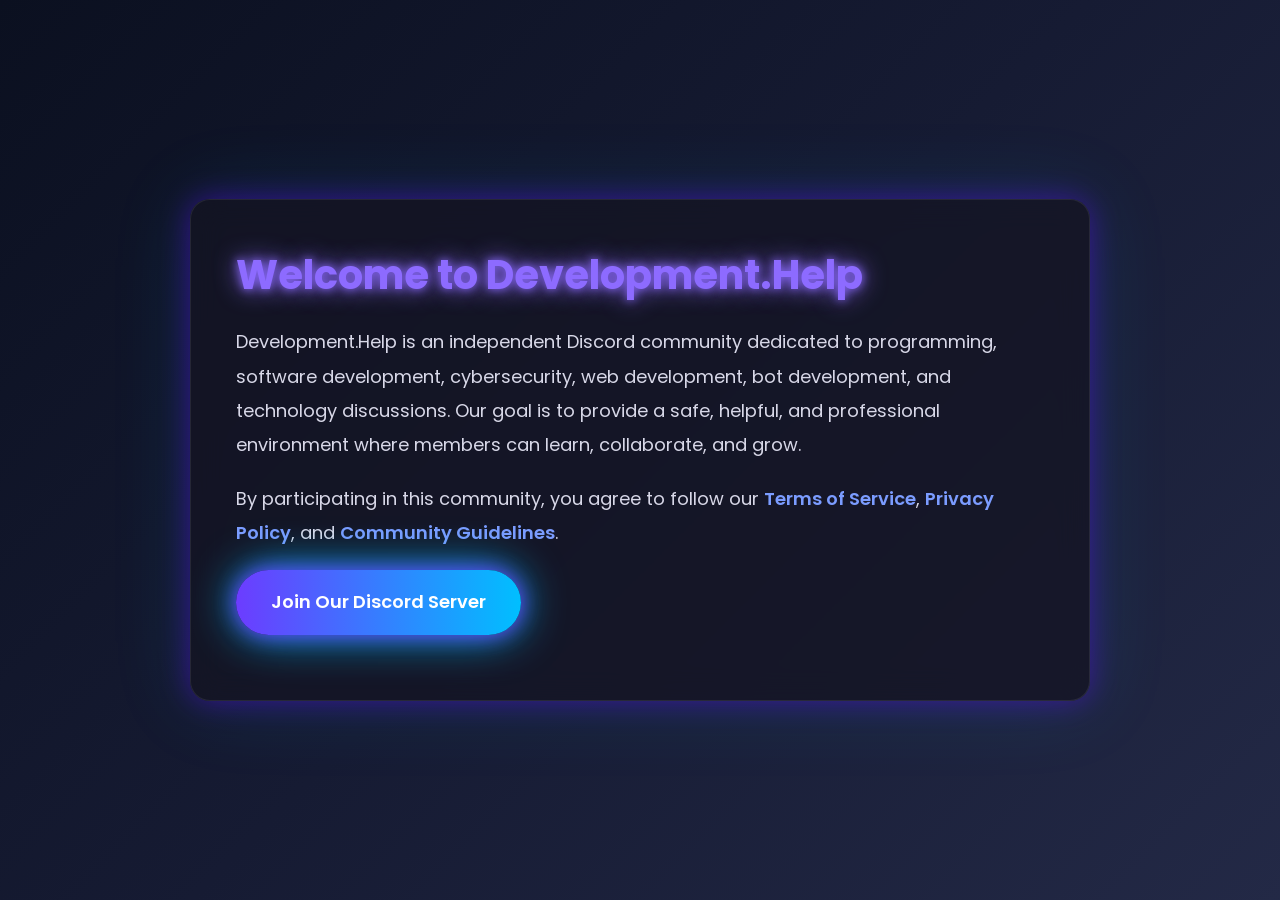
<file: index.html>
<!DOCTYPE html>
<html lang="en">
<head>
    <meta charset="UTF-8">
    <meta name="viewport" content="width=device-width, initial-scale=1.0">
    <title>Development.Help</title>

    <link rel="stylesheet" href="css/style.css">
</head>

<body>

<section>
    <h2>Welcome to Development.Help</h2>

    <p>
        Development.Help is an independent Discord community dedicated to programming,
        software development, cybersecurity, web development, bot development,
        and technology discussions. Our goal is to provide a safe, helpful, and
        professional environment where members can learn, collaborate, and grow.
    </p>

    <p>
        By participating in this community, you agree to follow our
        <a href="terms.html">Terms of Service</a>,

        <a href="privacy.html">Privacy Policy</a>, and
        <a href="community-guidelines.html">Community Guidelines</a>.
    </p>

    <p>
        <a href="https://discord.gg/NBhevhTcZp" target="_blank" rel="noopener noreferrer">
            Join Our Discord Server
        </a>
    </p>
</section>

<script src="js/script.js"></script>

</body>
</html>
</file>
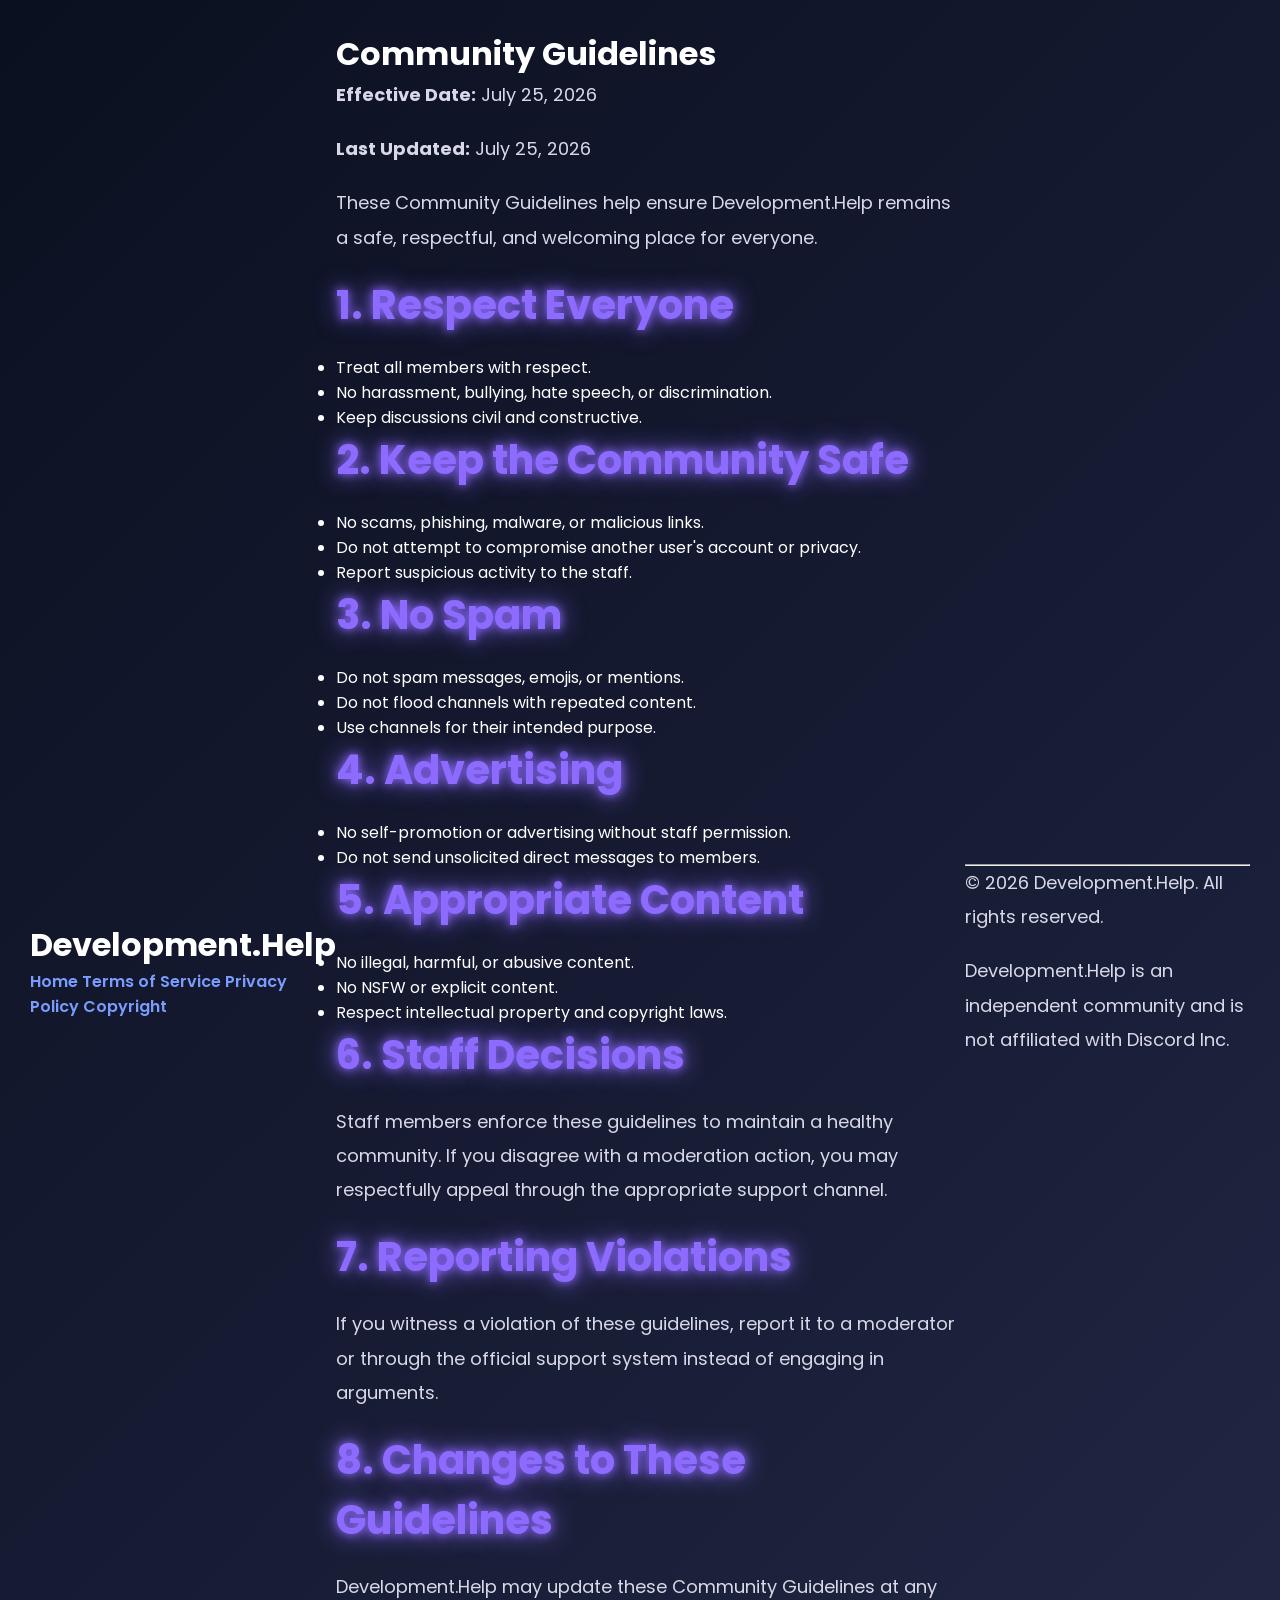
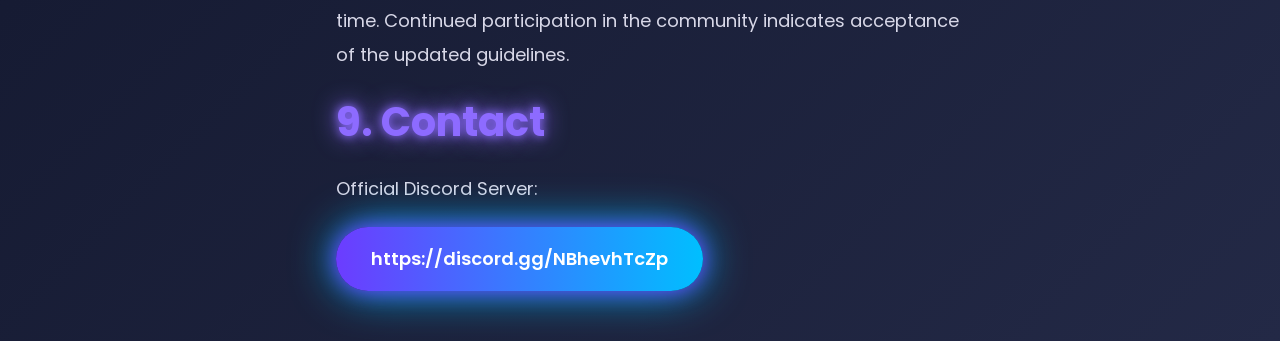
<file: community-guidelines.html>
<!DOCTYPE html>
<html lang="en">
<head>
    <meta charset="UTF-8">
    <meta name="viewport" content="width=device-width, initial-scale=1.0">
    <title>Community Guidelines | Development.Help</title>
    <link rel="stylesheet" href="css/style.css">
</head>
<body>

<header>
    <h1>Development.Help</h1>
    <nav>
        <a href="index.html">Home</a>
        <a href="terms.html">Terms of Service</a>
        <a href="privacy.html">Privacy Policy</a>
        <a href="copyright.html">Copyright</a>
    </nav>
</header>

<main>

<h1>Community Guidelines</h1>

<p><strong>Effective Date:</strong> July 25, 2026</p>
<p><strong>Last Updated:</strong> July 25, 2026</p>

<p>
These Community Guidelines help ensure Development.Help remains a safe, respectful, and welcoming place for everyone.
</p>

<h2>1. Respect Everyone</h2>
<ul>
    <li>Treat all members with respect.</li>
    <li>No harassment, bullying, hate speech, or discrimination.</li>
    <li>Keep discussions civil and constructive.</li>
</ul>

<h2>2. Keep the Community Safe</h2>
<ul>
    <li>No scams, phishing, malware, or malicious links.</li>
    <li>Do not attempt to compromise another user's account or privacy.</li>
    <li>Report suspicious activity to the staff.</li>
</ul>

<h2>3. No Spam</h2>
<ul>
    <li>Do not spam messages, emojis, or mentions.</li>
    <li>Do not flood channels with repeated content.</li>
    <li>Use channels for their intended purpose.</li>
</ul>

<h2>4. Advertising</h2>
<ul>
    <li>No self-promotion or advertising without staff permission.</li>
    <li>Do not send unsolicited direct messages to members.</li>
</ul>

<h2>5. Appropriate Content</h2>
<ul>
    <li>No illegal, harmful, or abusive content.</li>
    <li>No NSFW or explicit content.</li>
    <li>Respect intellectual property and copyright laws.</li>
</ul>

<h2>6. Staff Decisions</h2>
<p>
Staff members enforce these guidelines to maintain a healthy community. If you disagree with a moderation action, you may respectfully appeal through the appropriate support channel.
</p>

<h2>7. Reporting Violations</h2>
<p>
If you witness a violation of these guidelines, report it to a moderator or through the official support system instead of engaging in arguments.
</p>

<h2>8. Changes to These Guidelines</h2>
<p>
Development.Help may update these Community Guidelines at any time. Continued participation in the community indicates acceptance of the updated guidelines.
</p>

<h2>9. Contact</h2>
<p>
Official Discord Server:</p>

<p>
<a href="https://discord.gg/NBhevhTcZp" target="_blank">
https://discord.gg/NBhevhTcZp
</a>
</p>

</main>

<footer>
<hr>
<p>© 2026 Development.Help. All rights reserved.</p>
<p>Development.Help is an independent community and is not affiliated with Discord Inc.</p>
</footer>

</body>
</html>
</file>
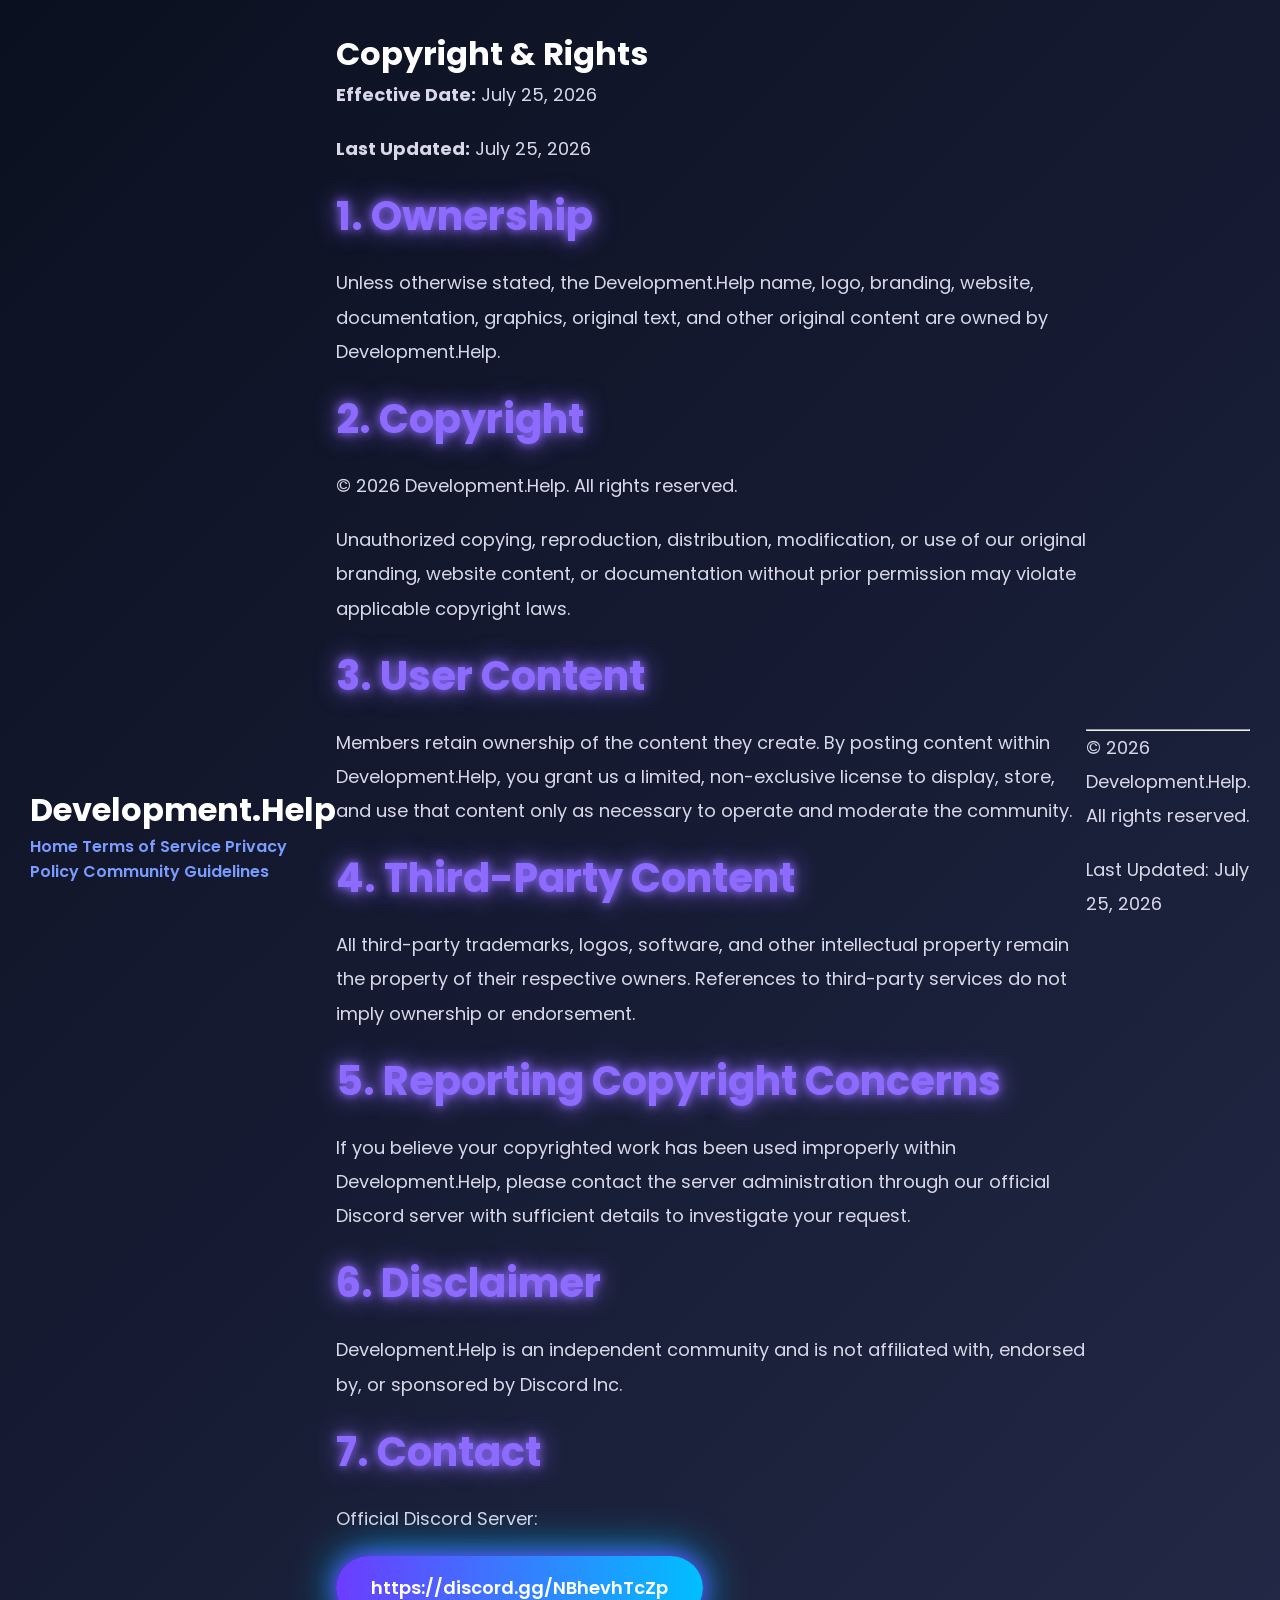
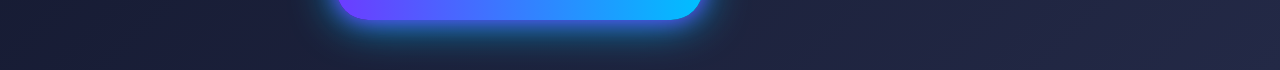
<file: copyright.html>
<!DOCTYPE html>
<html lang="en">
<head>
    <meta charset="UTF-8">
    <meta name="viewport" content="width=device-width, initial-scale=1.0">
    <title>Copyright & Rights | Development.Help</title>
    <link rel="stylesheet" href="css/style.css">
</head>
<body>

<header>
    <h1>Development.Help</h1>
    <nav>
        <a href="index.html">Home</a>
        <a href="terms.html">Terms of Service</a>
        <a href="privacy.html">Privacy Policy</a>
        <a href="community-guidelines.html">Community Guidelines</a>
    </nav>
</header>

<main>

<h1>Copyright & Rights</h1>

<p><strong>Effective Date:</strong> July 25, 2026</p>
<p><strong>Last Updated:</strong> July 25, 2026</p>

<h2>1. Ownership</h2>
<p>
Unless otherwise stated, the Development.Help name, logo, branding, website, documentation, graphics, original text, and other original content are owned by Development.Help.
</p>

<h2>2. Copyright</h2>
<p>
© 2026 Development.Help. All rights reserved.
</p>

<p>
Unauthorized copying, reproduction, distribution, modification, or use of our original branding, website content, or documentation without prior permission may violate applicable copyright laws.
</p>

<h2>3. User Content</h2>
<p>
Members retain ownership of the content they create. By posting content within Development.Help, you grant us a limited, non-exclusive license to display, store, and use that content only as necessary to operate and moderate the community.
</p>

<h2>4. Third-Party Content</h2>
<p>
All third-party trademarks, logos, software, and other intellectual property remain the property of their respective owners. References to third-party services do not imply ownership or endorsement.
</p>

<h2>5. Reporting Copyright Concerns</h2>
<p>
If you believe your copyrighted work has been used improperly within Development.Help, please contact the server administration through our official Discord server with sufficient details to investigate your request.
</p>

<h2>6. Disclaimer</h2>
<p>
Development.Help is an independent community and is not affiliated with, endorsed by, or sponsored by Discord Inc.
</p>

<h2>7. Contact</h2>
<p>
Official Discord Server:
</p>

<p>
<a href="https://discord.gg/NBhevhTcZp" target="_blank">
https://discord.gg/NBhevhTcZp
</a>
</p>

</main>

<footer>
<hr>
<p>© 2026 Development.Help. All rights reserved.</p>
<p>Last Updated: July 25, 2026</p>
</footer>

</body>
</html>
</file>
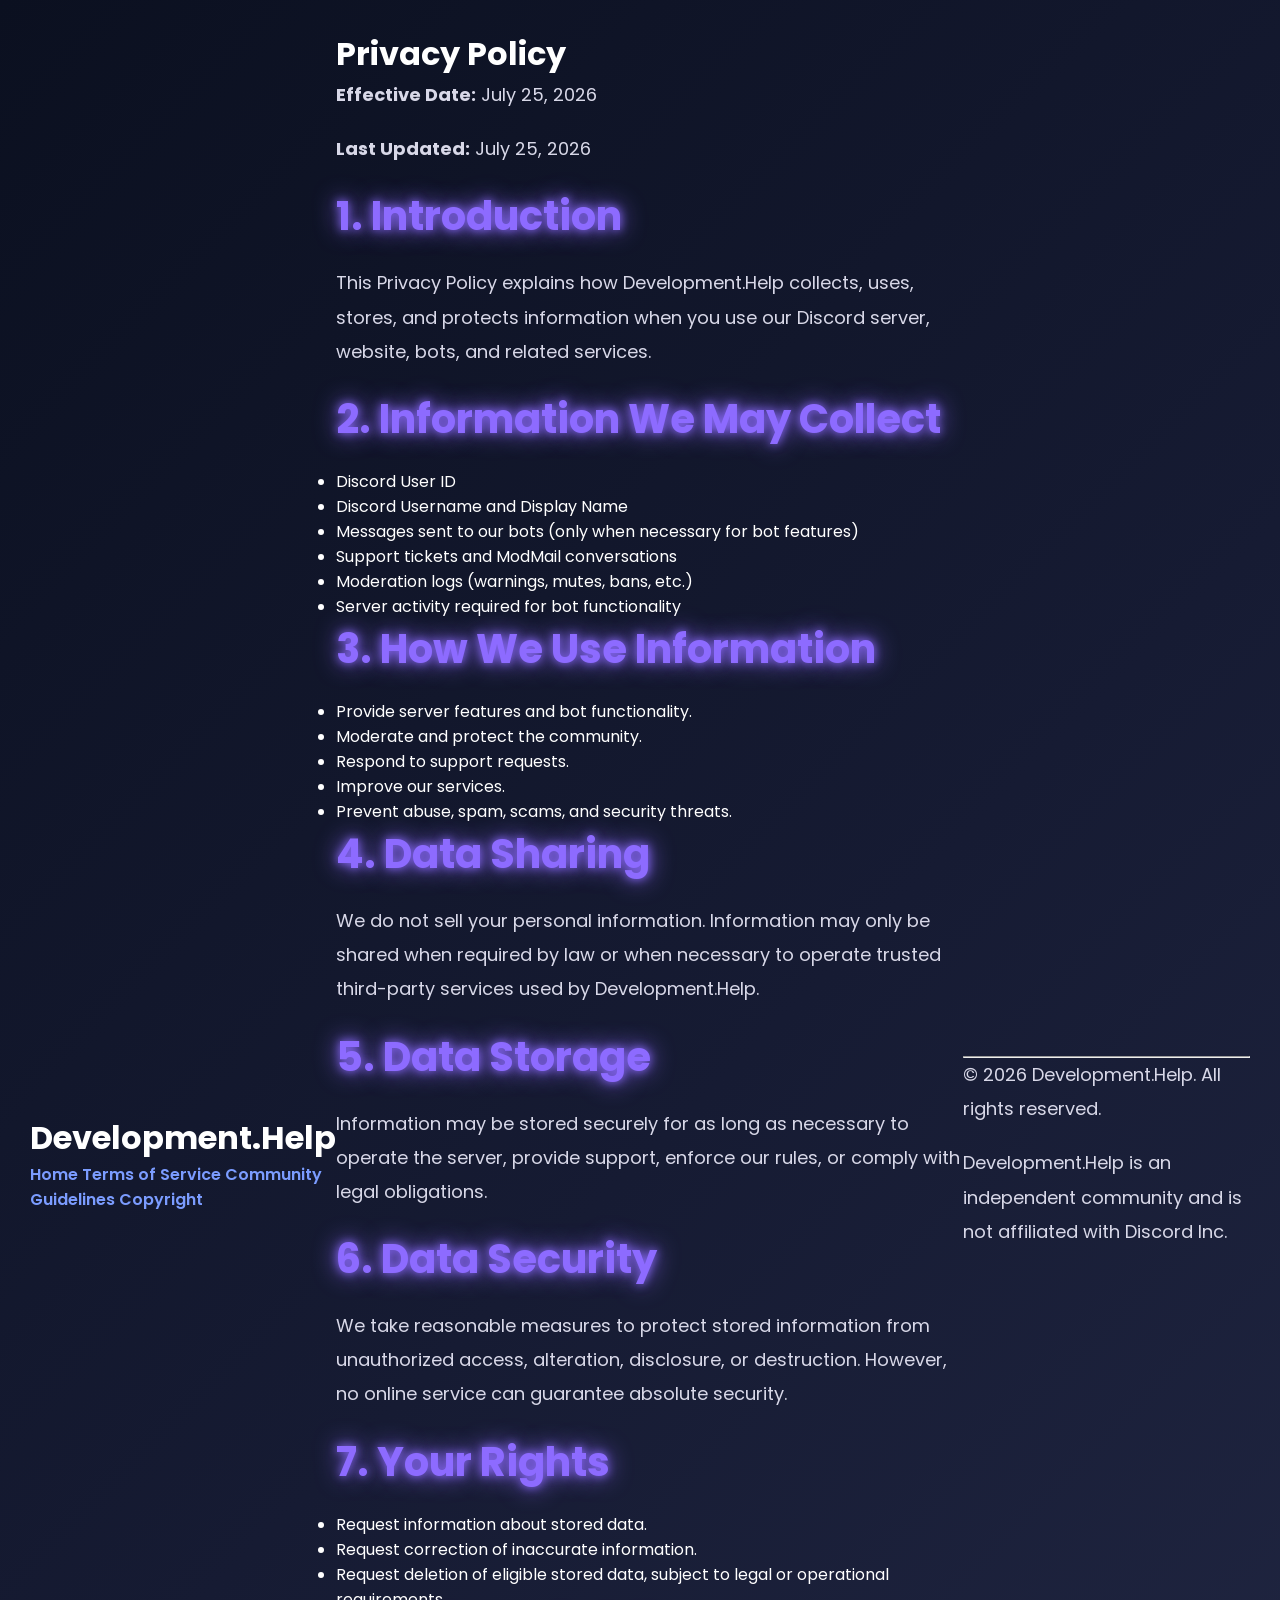
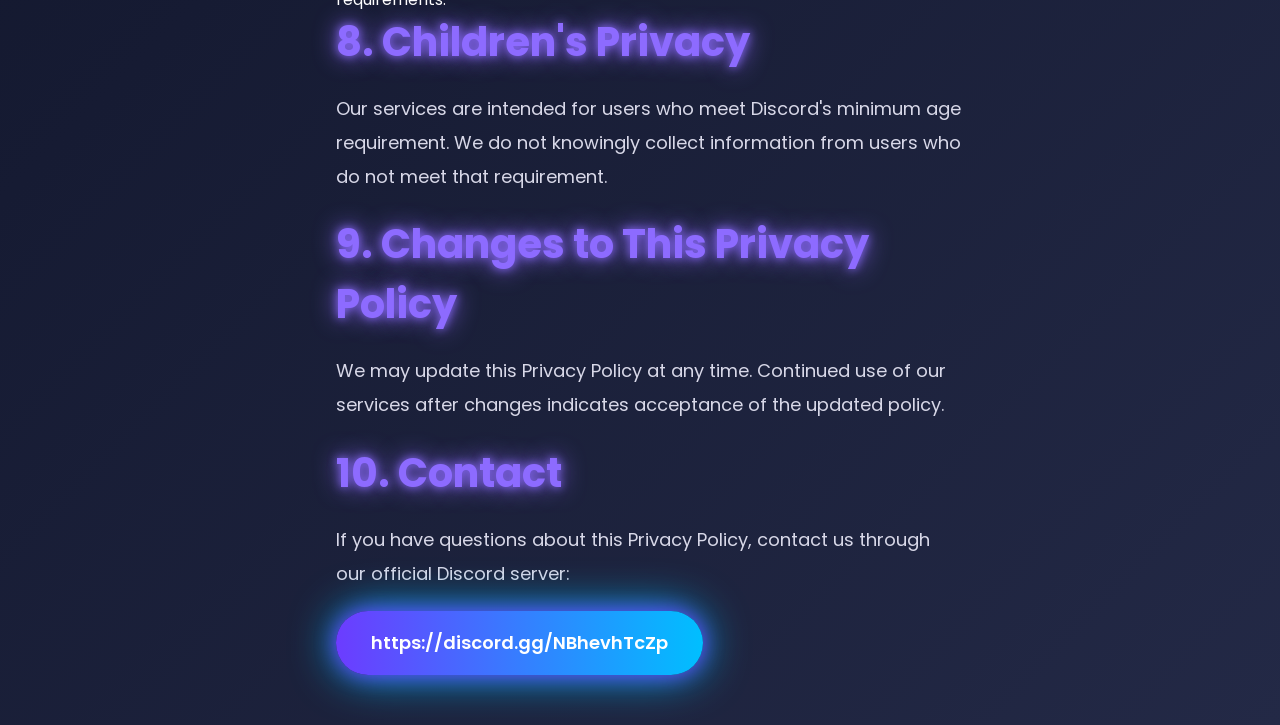
<file: privacy.html>
<!DOCTYPE html>
<html lang="en">
<head>
    <meta charset="UTF-8">
    <meta name="viewport" content="width=device-width, initial-scale=1.0">
    <title>Privacy Policy | Development.Help</title>
    <link rel="stylesheet" href="css/style.css">
</head>
<body>

<header>
    <h1>Development.Help</h1>
    <nav>
        <a href="index.html">Home</a>
        <a href="terms.html">Terms of Service</a>
        <a href="community-guidelines.html">Community Guidelines</a>
        <a href="copyright.html">Copyright</a>
    </nav>
</header>

<main>

<h1>Privacy Policy</h1>

<p><strong>Effective Date:</strong> July 25, 2026</p>
<p><strong>Last Updated:</strong> July 25, 2026</p>

<h2>1. Introduction</h2>
<p>
This Privacy Policy explains how Development.Help collects, uses, stores, and protects information when you use our Discord server, website, bots, and related services.
</p>

<h2>2. Information We May Collect</h2>
<ul>
    <li>Discord User ID</li>
    <li>Discord Username and Display Name</li>
    <li>Messages sent to our bots (only when necessary for bot features)</li>
    <li>Support tickets and ModMail conversations</li>
    <li>Moderation logs (warnings, mutes, bans, etc.)</li>
    <li>Server activity required for bot functionality</li>
</ul>

<h2>3. How We Use Information</h2>
<ul>
    <li>Provide server features and bot functionality.</li>
    <li>Moderate and protect the community.</li>
    <li>Respond to support requests.</li>
    <li>Improve our services.</li>
    <li>Prevent abuse, spam, scams, and security threats.</li>
</ul>

<h2>4. Data Sharing</h2>
<p>
We do not sell your personal information. Information may only be shared when required by law or when necessary to operate trusted third-party services used by Development.Help.
</p>

<h2>5. Data Storage</h2>
<p>
Information may be stored securely for as long as necessary to operate the server, provide support, enforce our rules, or comply with legal obligations.
</p>

<h2>6. Data Security</h2>
<p>
We take reasonable measures to protect stored information from unauthorized access, alteration, disclosure, or destruction. However, no online service can guarantee absolute security.
</p>

<h2>7. Your Rights</h2>
<ul>
    <li>Request information about stored data.</li>
    <li>Request correction of inaccurate information.</li>
    <li>Request deletion of eligible stored data, subject to legal or operational requirements.</li>
</ul>

<h2>8. Children's Privacy</h2>
<p>
Our services are intended for users who meet Discord's minimum age requirement. We do not knowingly collect information from users who do not meet that requirement.
</p>

<h2>9. Changes to This Privacy Policy</h2>
<p>
We may update this Privacy Policy at any time. Continued use of our services after changes indicates acceptance of the updated policy.
</p>

<h2>10. Contact</h2>
<p>
If you have questions about this Privacy Policy, contact us through our official Discord server:</p>

<p>
<a href="https://discord.gg/NBhevhTcZp" target="_blank">
https://discord.gg/NBhevhTcZp
</a>
</p>

</main>

<footer>
<hr>
<p>© 2026 Development.Help. All rights reserved.</p>
<p>Development.Help is an independent community and is not affiliated with Discord Inc.</p>
</footer>

</body>
</html>
</file>
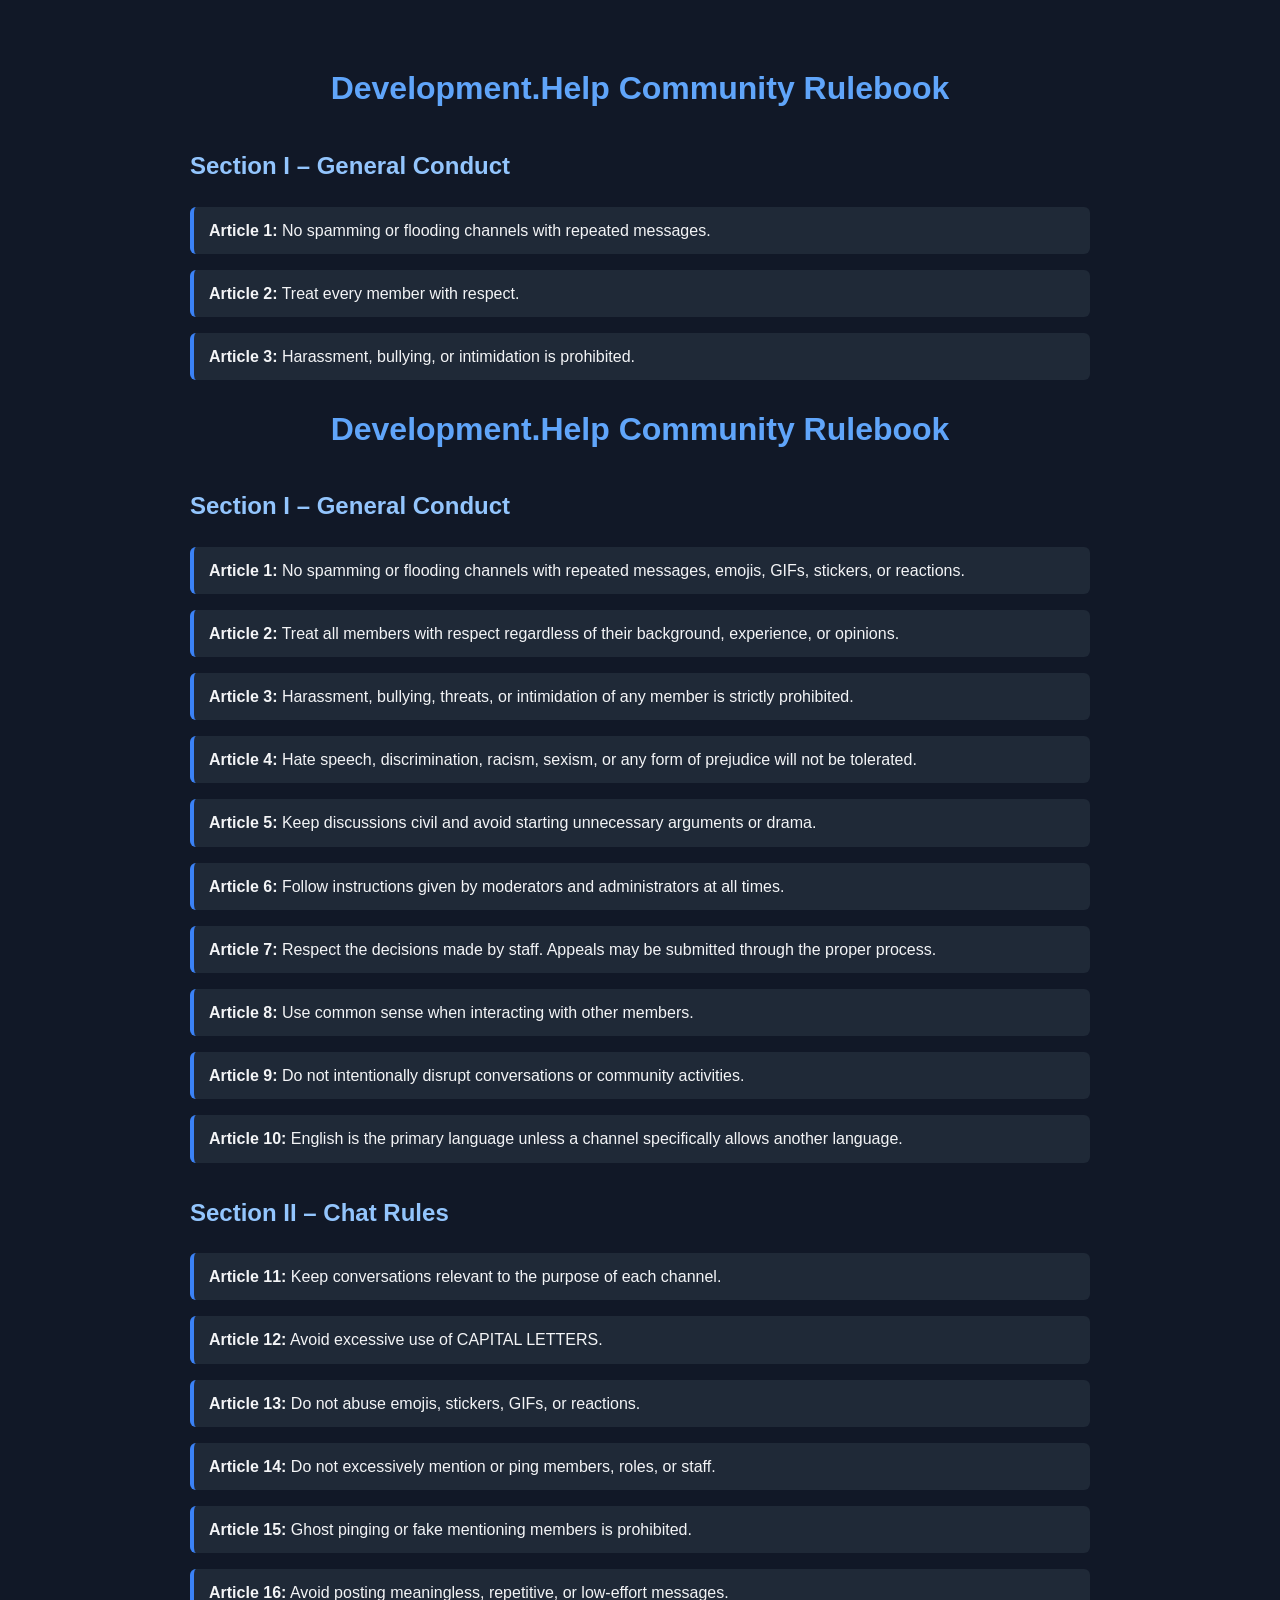
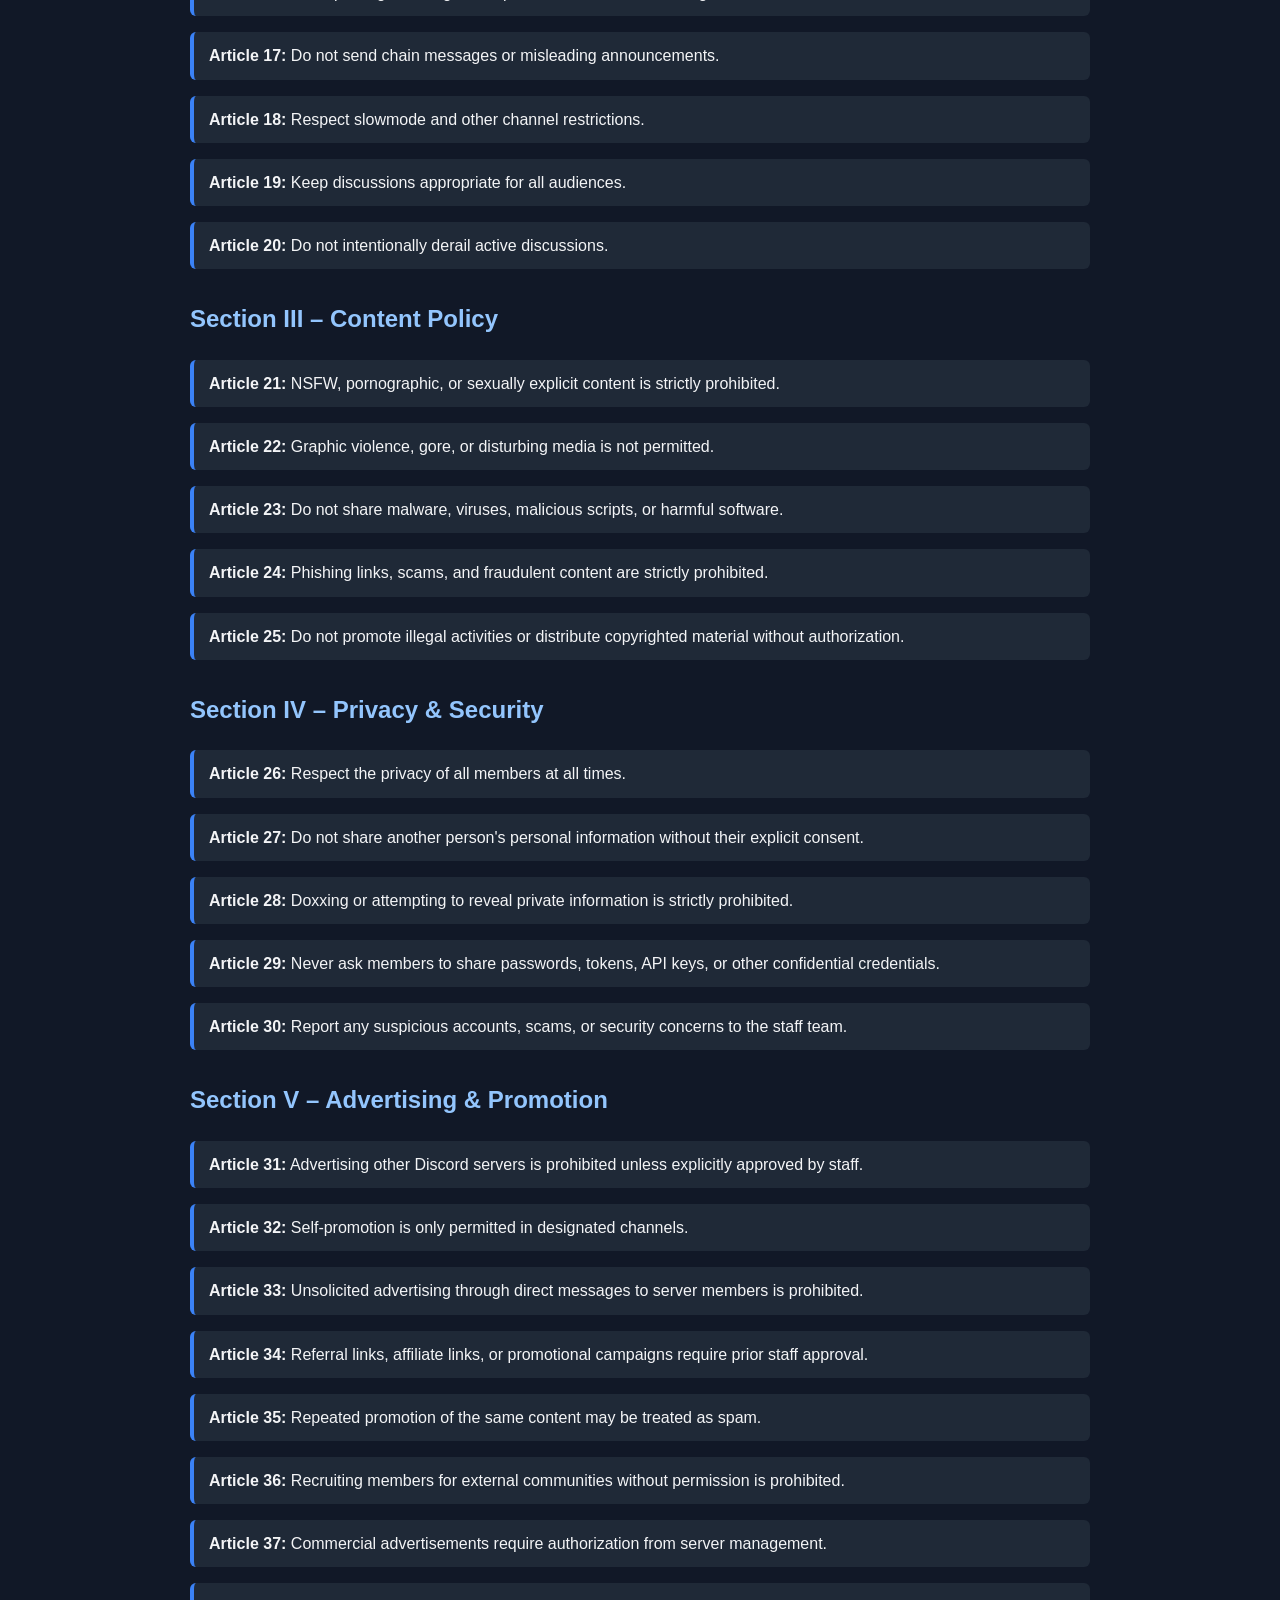
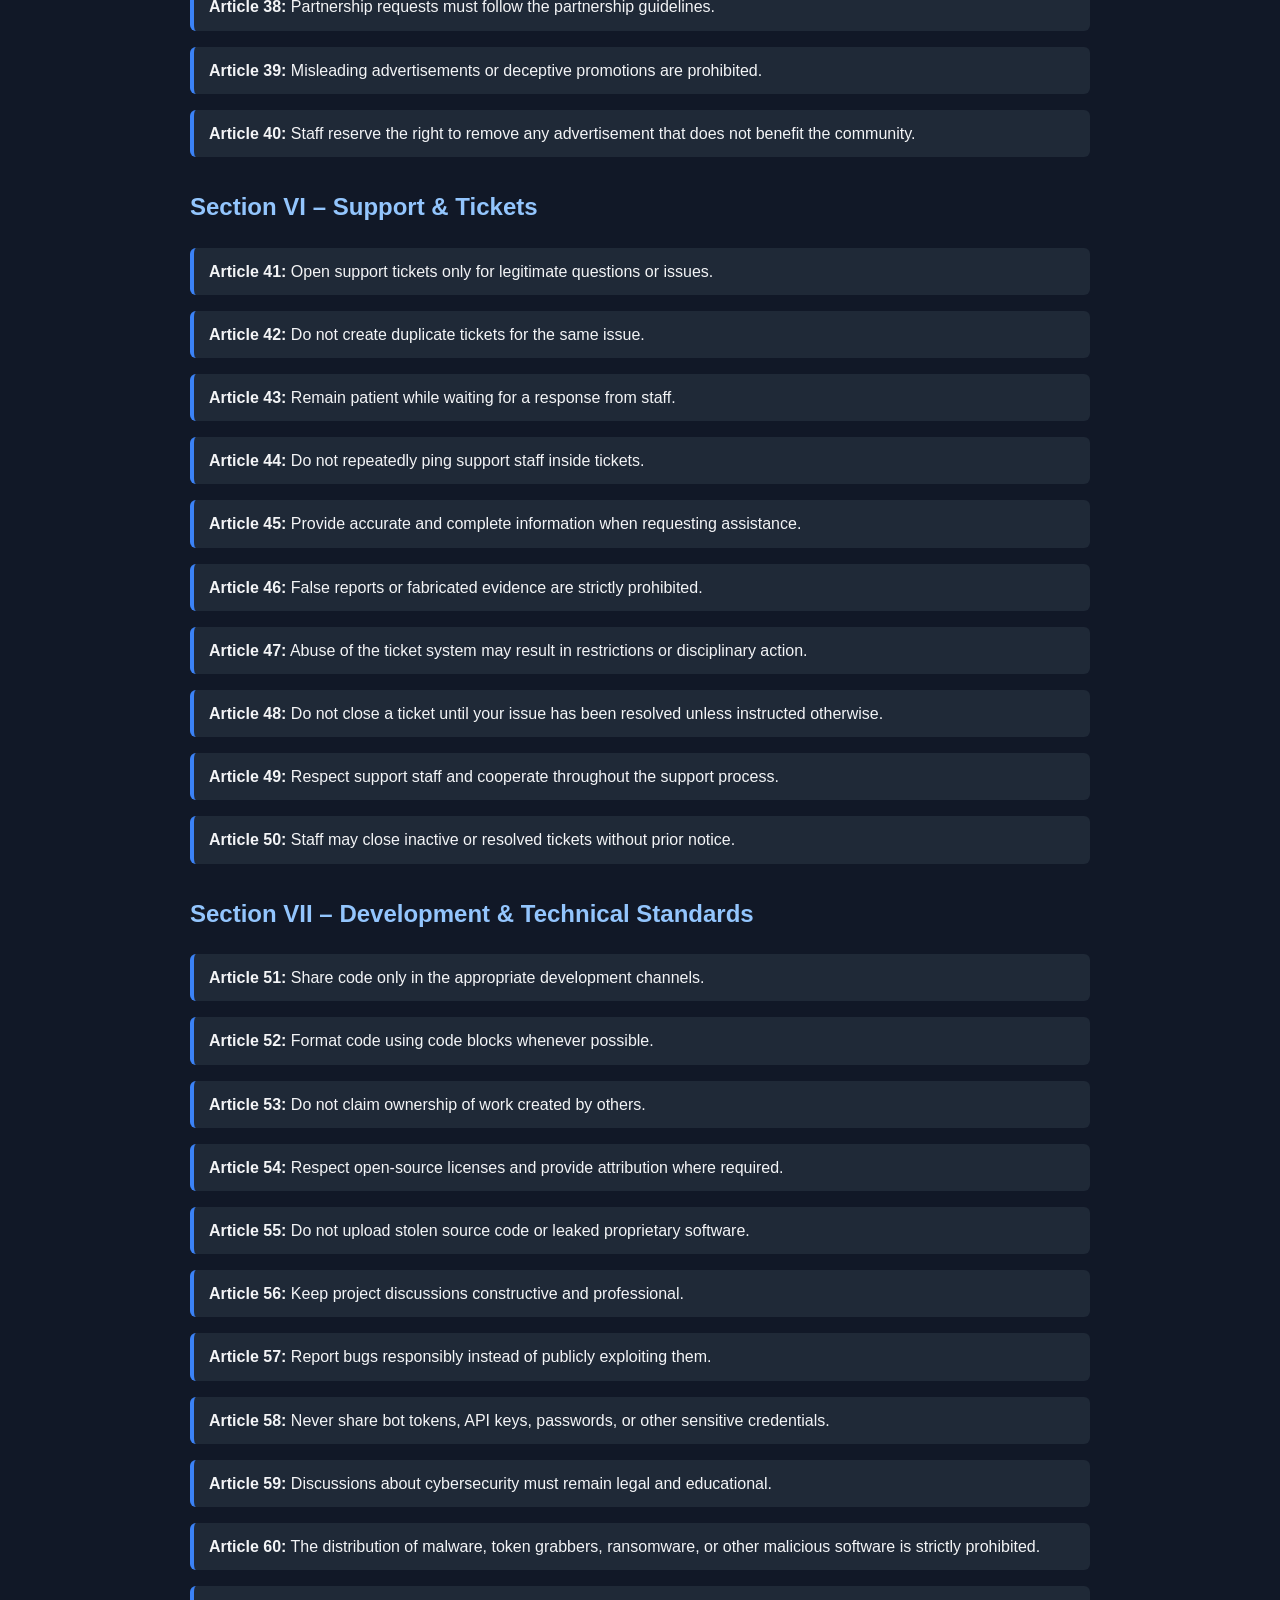
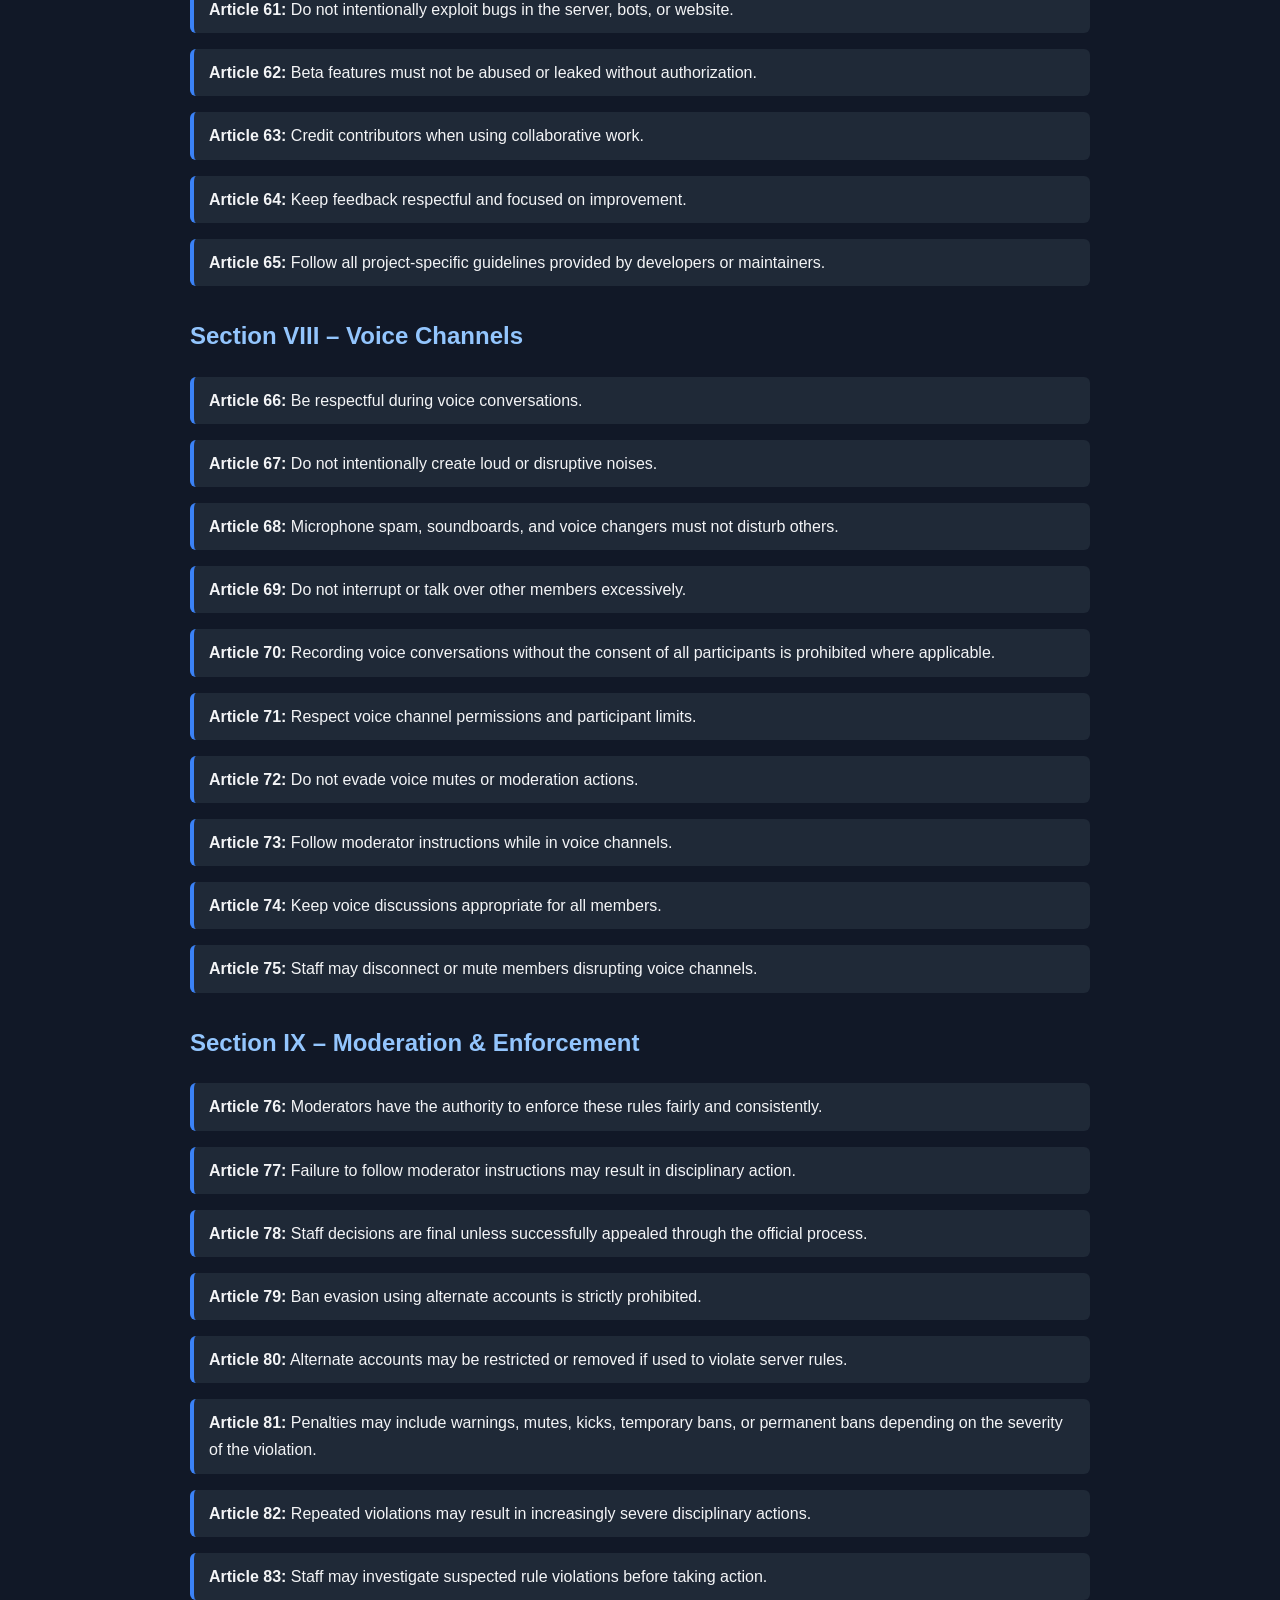
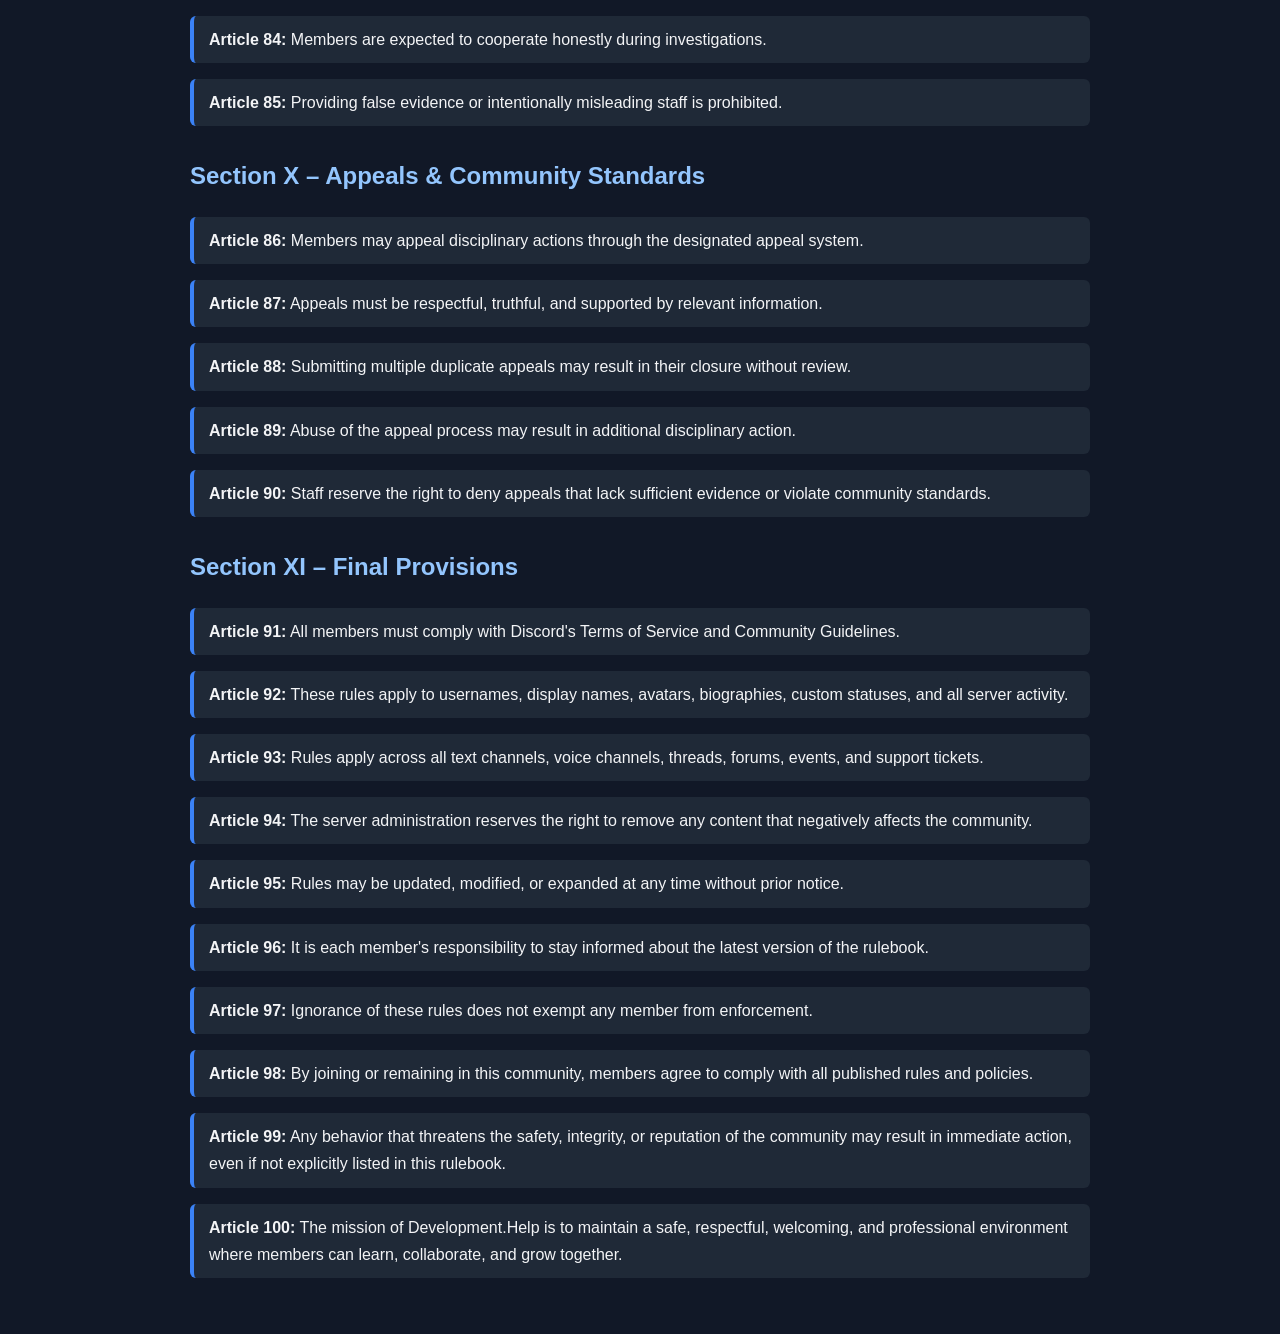
<file: rules.html>
<!DOCTYPE html>
<html lang="en">
<head>
    <meta charset="UTF-8">
    <meta name="viewport" content="width=device-width, initial-scale=1.0">
    <title>Community Rulebook</title>
    <style>
        body{
            font-family:Arial,sans-serif;
            background:#111827;
            color:#f3f4f6;
            max-width:900px;
            margin:auto;
            padding:40px;
            line-height:1.7;
        }
        h1{
            text-align:center;
            color:#60a5fa;
        }
        h2{
            color:#93c5fd;
            margin-top:30px;
        }
        p{
            background:#1f2937;
            padding:10px 15px;
            border-left:4px solid #3b82f6;
            border-radius:6px;
        }
    </style>
</head>
<body>

<h1>Development.Help Community Rulebook</h1>

<h2>Section I – General Conduct</h2>

<p><strong>Article 1:</strong> No spamming or flooding channels with repeated messages.</p>
<p><strong>Article 2:</strong> Treat every member with respect.</p>
<p><strong>Article 3:</strong> Harassment, bullying, or intimidation is prohibited.</p>

<h1>Development.Help Community Rulebook</h1>

<h2>Section I – General Conduct</h2>

<p><strong>Article 1:</strong> No spamming or flooding channels with repeated messages, emojis, GIFs, stickers, or reactions.</p>

<p><strong>Article 2:</strong> Treat all members with respect regardless of their background, experience, or opinions.</p>

<p><strong>Article 3:</strong> Harassment, bullying, threats, or intimidation of any member is strictly prohibited.</p>

<p><strong>Article 4:</strong> Hate speech, discrimination, racism, sexism, or any form of prejudice will not be tolerated.</p>

<p><strong>Article 5:</strong> Keep discussions civil and avoid starting unnecessary arguments or drama.</p>

<p><strong>Article 6:</strong> Follow instructions given by moderators and administrators at all times.</p>

<p><strong>Article 7:</strong> Respect the decisions made by staff. Appeals may be submitted through the proper process.</p>

<p><strong>Article 8:</strong> Use common sense when interacting with other members.</p>

<p><strong>Article 9:</strong> Do not intentionally disrupt conversations or community activities.</p>

<p><strong>Article 10:</strong> English is the primary language unless a channel specifically allows another language.</p>

<h2>Section II – Chat Rules</h2>

<p><strong>Article 11:</strong> Keep conversations relevant to the purpose of each channel.</p>

<p><strong>Article 12:</strong> Avoid excessive use of CAPITAL LETTERS.</p>

<p><strong>Article 13:</strong> Do not abuse emojis, stickers, GIFs, or reactions.</p>

<p><strong>Article 14:</strong> Do not excessively mention or ping members, roles, or staff.</p>

<p><strong>Article 15:</strong> Ghost pinging or fake mentioning members is prohibited.</p>

<p><strong>Article 16:</strong> Avoid posting meaningless, repetitive, or low-effort messages.</p>

<p><strong>Article 17:</strong> Do not send chain messages or misleading announcements.</p>

<p><strong>Article 18:</strong> Respect slowmode and other channel restrictions.</p>

<p><strong>Article 19:</strong> Keep discussions appropriate for all audiences.</p>

<p><strong>Article 20:</strong> Do not intentionally derail active discussions.</p>

<h2>Section III – Content Policy</h2>

<p><strong>Article 21:</strong> NSFW, pornographic, or sexually explicit content is strictly prohibited.</p>

<p><strong>Article 22:</strong> Graphic violence, gore, or disturbing media is not permitted.</p>

<p><strong>Article 23:</strong> Do not share malware, viruses, malicious scripts, or harmful software.</p>

<p><strong>Article 24:</strong> Phishing links, scams, and fraudulent content are strictly prohibited.</p>

<p><strong>Article 25:</strong> Do not promote illegal activities or distribute copyrighted material without authorization.</p>

<h2>Section IV – Privacy & Security</h2>

<p><strong>Article 26:</strong> Respect the privacy of all members at all times.</p>

<p><strong>Article 27:</strong> Do not share another person's personal information without their explicit consent.</p>

<p><strong>Article 28:</strong> Doxxing or attempting to reveal private information is strictly prohibited.</p>

<p><strong>Article 29:</strong> Never ask members to share passwords, tokens, API keys, or other confidential credentials.</p>

<p><strong>Article 30:</strong> Report any suspicious accounts, scams, or security concerns to the staff team.</p>

<h2>Section V – Advertising & Promotion</h2>

<p><strong>Article 31:</strong> Advertising other Discord servers is prohibited unless explicitly approved by staff.</p>

<p><strong>Article 32:</strong> Self-promotion is only permitted in designated channels.</p>

<p><strong>Article 33:</strong> Unsolicited advertising through direct messages to server members is prohibited.</p>

<p><strong>Article 34:</strong> Referral links, affiliate links, or promotional campaigns require prior staff approval.</p>

<p><strong>Article 35:</strong> Repeated promotion of the same content may be treated as spam.</p>

<p><strong>Article 36:</strong> Recruiting members for external communities without permission is prohibited.</p>

<p><strong>Article 37:</strong> Commercial advertisements require authorization from server management.</p>

<p><strong>Article 38:</strong> Partnership requests must follow the partnership guidelines.</p>

<p><strong>Article 39:</strong> Misleading advertisements or deceptive promotions are prohibited.</p>

<p><strong>Article 40:</strong> Staff reserve the right to remove any advertisement that does not benefit the community.</p>

<h2>Section VI – Support & Tickets</h2>

<p><strong>Article 41:</strong> Open support tickets only for legitimate questions or issues.</p>

<p><strong>Article 42:</strong> Do not create duplicate tickets for the same issue.</p>

<p><strong>Article 43:</strong> Remain patient while waiting for a response from staff.</p>

<p><strong>Article 44:</strong> Do not repeatedly ping support staff inside tickets.</p>

<p><strong>Article 45:</strong> Provide accurate and complete information when requesting assistance.</p>

<p><strong>Article 46:</strong> False reports or fabricated evidence are strictly prohibited.</p>

<p><strong>Article 47:</strong> Abuse of the ticket system may result in restrictions or disciplinary action.</p>

<p><strong>Article 48:</strong> Do not close a ticket until your issue has been resolved unless instructed otherwise.</p>

<p><strong>Article 49:</strong> Respect support staff and cooperate throughout the support process.</p>

<p><strong>Article 50:</strong> Staff may close inactive or resolved tickets without prior notice.</p>

<h2>Section VII – Development & Technical Standards</h2>

<p><strong>Article 51:</strong> Share code only in the appropriate development channels.</p>

<p><strong>Article 52:</strong> Format code using code blocks whenever possible.</p>

<p><strong>Article 53:</strong> Do not claim ownership of work created by others.</p>

<p><strong>Article 54:</strong> Respect open-source licenses and provide attribution where required.</p>

<p><strong>Article 55:</strong> Do not upload stolen source code or leaked proprietary software.</p>

<p><strong>Article 56:</strong> Keep project discussions constructive and professional.</p>

<p><strong>Article 57:</strong> Report bugs responsibly instead of publicly exploiting them.</p>

<p><strong>Article 58:</strong> Never share bot tokens, API keys, passwords, or other sensitive credentials.</p>

<p><strong>Article 59:</strong> Discussions about cybersecurity must remain legal and educational.</p>

<p><strong>Article 60:</strong> The distribution of malware, token grabbers, ransomware, or other malicious software is strictly prohibited.</p>

<p><strong>Article 61:</strong> Do not intentionally exploit bugs in the server, bots, or website.</p>

<p><strong>Article 62:</strong> Beta features must not be abused or leaked without authorization.</p>

<p><strong>Article 63:</strong> Credit contributors when using collaborative work.</p>

<p><strong>Article 64:</strong> Keep feedback respectful and focused on improvement.</p>

<p><strong>Article 65:</strong> Follow all project-specific guidelines provided by developers or maintainers.</p>

<h2>Section VIII – Voice Channels</h2>

<p><strong>Article 66:</strong> Be respectful during voice conversations.</p>

<p><strong>Article 67:</strong> Do not intentionally create loud or disruptive noises.</p>

<p><strong>Article 68:</strong> Microphone spam, soundboards, and voice changers must not disturb others.</p>

<p><strong>Article 69:</strong> Do not interrupt or talk over other members excessively.</p>

<p><strong>Article 70:</strong> Recording voice conversations without the consent of all participants is prohibited where applicable.</p>

<p><strong>Article 71:</strong> Respect voice channel permissions and participant limits.</p>

<p><strong>Article 72:</strong> Do not evade voice mutes or moderation actions.</p>

<p><strong>Article 73:</strong> Follow moderator instructions while in voice channels.</p>

<p><strong>Article 74:</strong> Keep voice discussions appropriate for all members.</p>

<p><strong>Article 75:</strong> Staff may disconnect or mute members disrupting voice channels.</p>

<h2>Section IX – Moderation & Enforcement</h2>

<p><strong>Article 76:</strong> Moderators have the authority to enforce these rules fairly and consistently.</p>

<p><strong>Article 77:</strong> Failure to follow moderator instructions may result in disciplinary action.</p>

<p><strong>Article 78:</strong> Staff decisions are final unless successfully appealed through the official process.</p>

<p><strong>Article 79:</strong> Ban evasion using alternate accounts is strictly prohibited.</p>

<p><strong>Article 80:</strong> Alternate accounts may be restricted or removed if used to violate server rules.</p>

<p><strong>Article 81:</strong> Penalties may include warnings, mutes, kicks, temporary bans, or permanent bans depending on the severity of the violation.</p>

<p><strong>Article 82:</strong> Repeated violations may result in increasingly severe disciplinary actions.</p>

<p><strong>Article 83:</strong> Staff may investigate suspected rule violations before taking action.</p>

<p><strong>Article 84:</strong> Members are expected to cooperate honestly during investigations.</p>

<p><strong>Article 85:</strong> Providing false evidence or intentionally misleading staff is prohibited.</p>

<h2>Section X – Appeals & Community Standards</h2>

<p><strong>Article 86:</strong> Members may appeal disciplinary actions through the designated appeal system.</p>

<p><strong>Article 87:</strong> Appeals must be respectful, truthful, and supported by relevant information.</p>

<p><strong>Article 88:</strong> Submitting multiple duplicate appeals may result in their closure without review.</p>

<p><strong>Article 89:</strong> Abuse of the appeal process may result in additional disciplinary action.</p>

<p><strong>Article 90:</strong> Staff reserve the right to deny appeals that lack sufficient evidence or violate community standards.</p>

<h2>Section XI – Final Provisions</h2>

<p><strong>Article 91:</strong> All members must comply with Discord's Terms of Service and Community Guidelines.</p>

<p><strong>Article 92:</strong> These rules apply to usernames, display names, avatars, biographies, custom statuses, and all server activity.</p>

<p><strong>Article 93:</strong> Rules apply across all text channels, voice channels, threads, forums, events, and support tickets.</p>

<p><strong>Article 94:</strong> The server administration reserves the right to remove any content that negatively affects the community.</p>

<p><strong>Article 95:</strong> Rules may be updated, modified, or expanded at any time without prior notice.</p>

<p><strong>Article 96:</strong> It is each member's responsibility to stay informed about the latest version of the rulebook.</p>

<p><strong>Article 97:</strong> Ignorance of these rules does not exempt any member from enforcement.</p>

<p><strong>Article 98:</strong> By joining or remaining in this community, members agree to comply with all published rules and policies.</p>

<p><strong>Article 99:</strong> Any behavior that threatens the safety, integrity, or reputation of the community may result in immediate action, even if not explicitly listed in this rulebook.</p>

<p><strong>Article 100:</strong> The mission of Development.Help is to maintain a safe, respectful, welcoming, and professional environment where members can learn, collaborate, and grow together.</p>

</body>
</html>
</file>
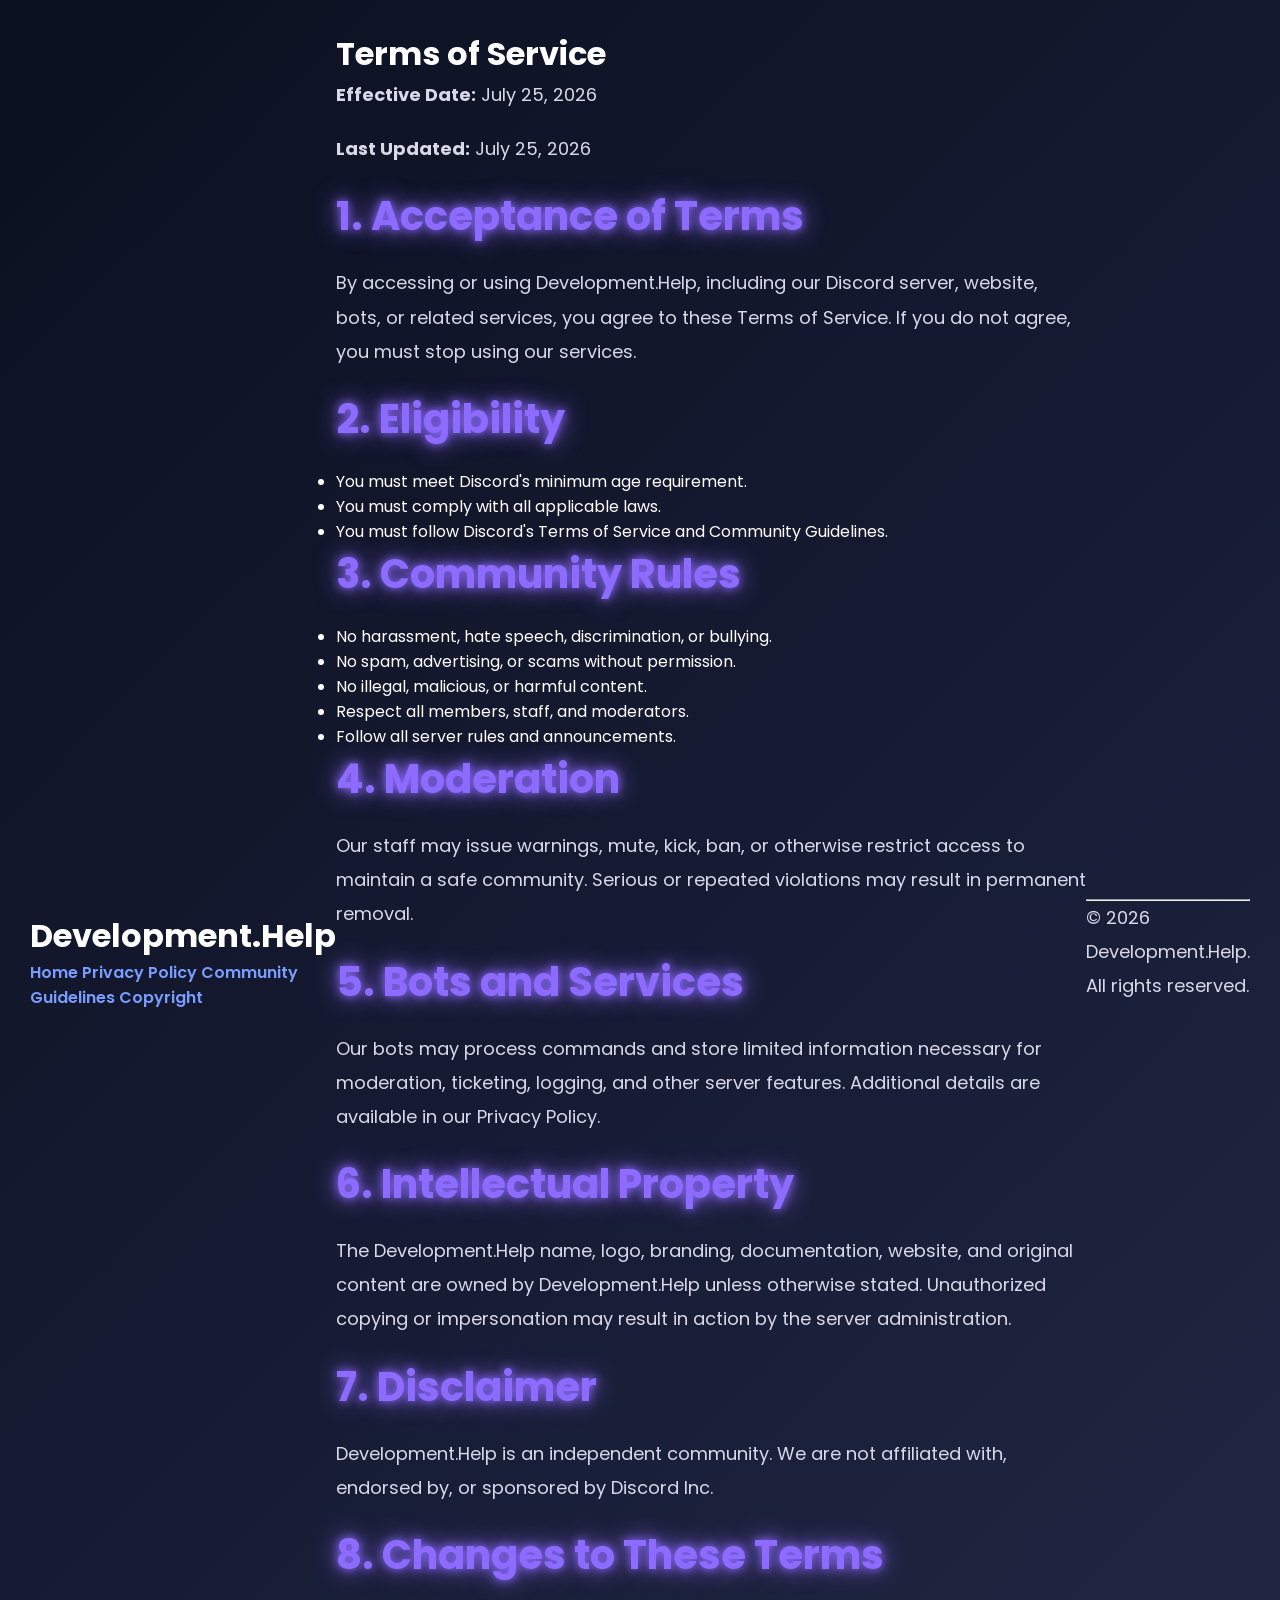
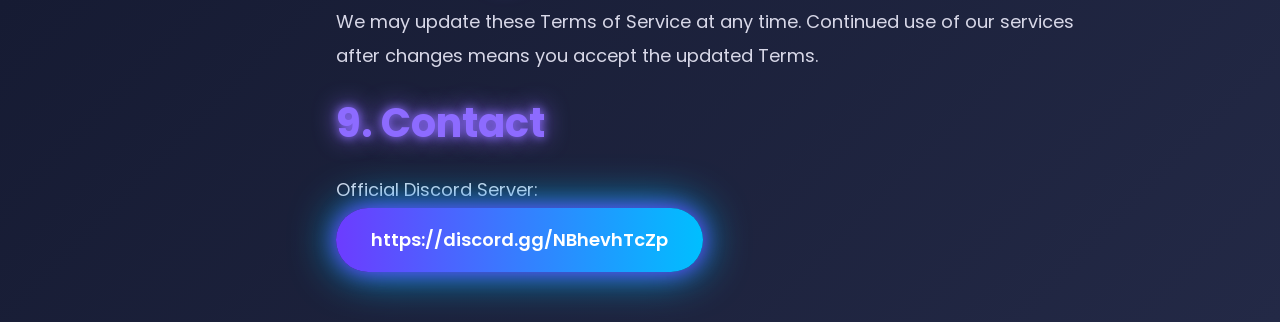
<file: terms.html>
<!DOCTYPE html>
<html lang="en">
<head>
    <meta charset="UTF-8">
    <meta name="viewport" content="width=device-width, initial-scale=1.0">
    <title>Terms of Service | Development.Help</title>
    <link rel="stylesheet" href="css/style.css">
</head>
<body>

<header>
    <h1>Development.Help</h1>
    <nav>
        <a href="index.html">Home</a>
        <a href="privacy.html">Privacy Policy</a>
        <a href="community-guidelines.html">Community Guidelines</a>
        <a href="copyright.html">Copyright</a>
    </nav>
</header>

<main>

<h1>Terms of Service</h1>

<p><strong>Effective Date:</strong> July 25, 2026</p>
<p><strong>Last Updated:</strong> July 25, 2026</p>

<h2>1. Acceptance of Terms</h2>
<p>
By accessing or using Development.Help, including our Discord server, website, bots, or related services, you agree to these Terms of Service. If you do not agree, you must stop using our services.
</p>

<h2>2. Eligibility</h2>
<ul>
    <li>You must meet Discord's minimum age requirement.</li>
    <li>You must comply with all applicable laws.</li>
    <li>You must follow Discord's Terms of Service and Community Guidelines.</li>
</ul>

<h2>3. Community Rules</h2>
<ul>
    <li>No harassment, hate speech, discrimination, or bullying.</li>
    <li>No spam, advertising, or scams without permission.</li>
    <li>No illegal, malicious, or harmful content.</li>
    <li>Respect all members, staff, and moderators.</li>
    <li>Follow all server rules and announcements.</li>
</ul>

<h2>4. Moderation</h2>
<p>
Our staff may issue warnings, mute, kick, ban, or otherwise restrict access to maintain a safe community. Serious or repeated violations may result in permanent removal.
</p>

<h2>5. Bots and Services</h2>
<p>
Our bots may process commands and store limited information necessary for moderation, ticketing, logging, and other server features. Additional details are available in our Privacy Policy.
</p>

<h2>6. Intellectual Property</h2>
<p>
The Development.Help name, logo, branding, documentation, website, and original content are owned by Development.Help unless otherwise stated. Unauthorized copying or impersonation may result in action by the server administration.
</p>

<h2>7. Disclaimer</h2>
<p>
Development.Help is an independent community. We are not affiliated with, endorsed by, or sponsored by Discord Inc.
</p>

<h2>8. Changes to These Terms</h2>
<p>
We may update these Terms of Service at any time. Continued use of our services after changes means you accept the updated Terms.
</p>

<h2>9. Contact</h2>
<p>
Official Discord Server:<br>
<a href="https://discord.gg/NBhevhTcZp" target="_blank">
https://discord.gg/NBhevhTcZp
</a>
</p>

</main>

<footer>
    <hr>
    <p>© 2026 Development.Help. All rights reserved.</p>
</footer>

</body>
</html>
</file>
<file: css/style.css>
/* Google Font */
@import url('https://fonts.googleapis.com/css2?family=Poppins:wght@300;400;600;700&display=swap');

*{
    margin:0;
    padding:0;
    box-sizing:border-box;
}

body{
    font-family:'Poppins',sans-serif;
    background:linear-gradient(135deg,#0b1020,#161b33,#232946);
    color:#ffffff;
    min-height:100vh;
    display:flex;
    justify-content:center;
    align-items:center;
    padding:30px;
}

section{
    max-width:900px;
    width:100%;
    background:rgba(20,20,35,.75);
    backdrop-filter:blur(15px);
    border:1px solid rgba(255,255,255,.08);
    border-radius:20px;
    padding:45px;
    box-shadow:
        0 0 30px rgba(98,0,255,.45),
        0 0 80px rgba(0,183,255,.15);
    animation:fade 1s ease;
}

h2{
    font-size:40px;
    color:#8d6bff;
    margin-bottom:20px;
    text-shadow:
        0 0 10px #8d6bff,
        0 0 25px #8d6bff;
}

p{
    font-size:18px;
    line-height:1.9;
    color:#d8d8e8;
    margin-bottom:20px;
}

a{
    color:#7b9cff;
    text-decoration:none;
    transition:.3s;
    font-weight:600;
}

a:hover{
    color:#ffffff;
    text-shadow:
        0 0 10px #7b9cff,
        0 0 20px #7b9cff;
}

p:last-child a{
    display:inline-block;
    background:linear-gradient(90deg,#6c3cff,#00bfff);
    color:#fff;
    padding:15px 35px;
    border-radius:50px;
    font-size:18px;
    box-shadow:
        0 0 20px #6c3cff,
        0 0 45px #00bfff;
}

p:last-child a:hover{
    transform:translateY(-3px) scale(1.05);
    box-shadow:
        0 0 35px #6c3cff,
        0 0 70px #00bfff;
}

@keyframes fade{
    from{
        opacity:0;
        transform:translateY(40px);
    }
    to{
        opacity:1;
        transform:translateY(0);
    }
}
</file>
